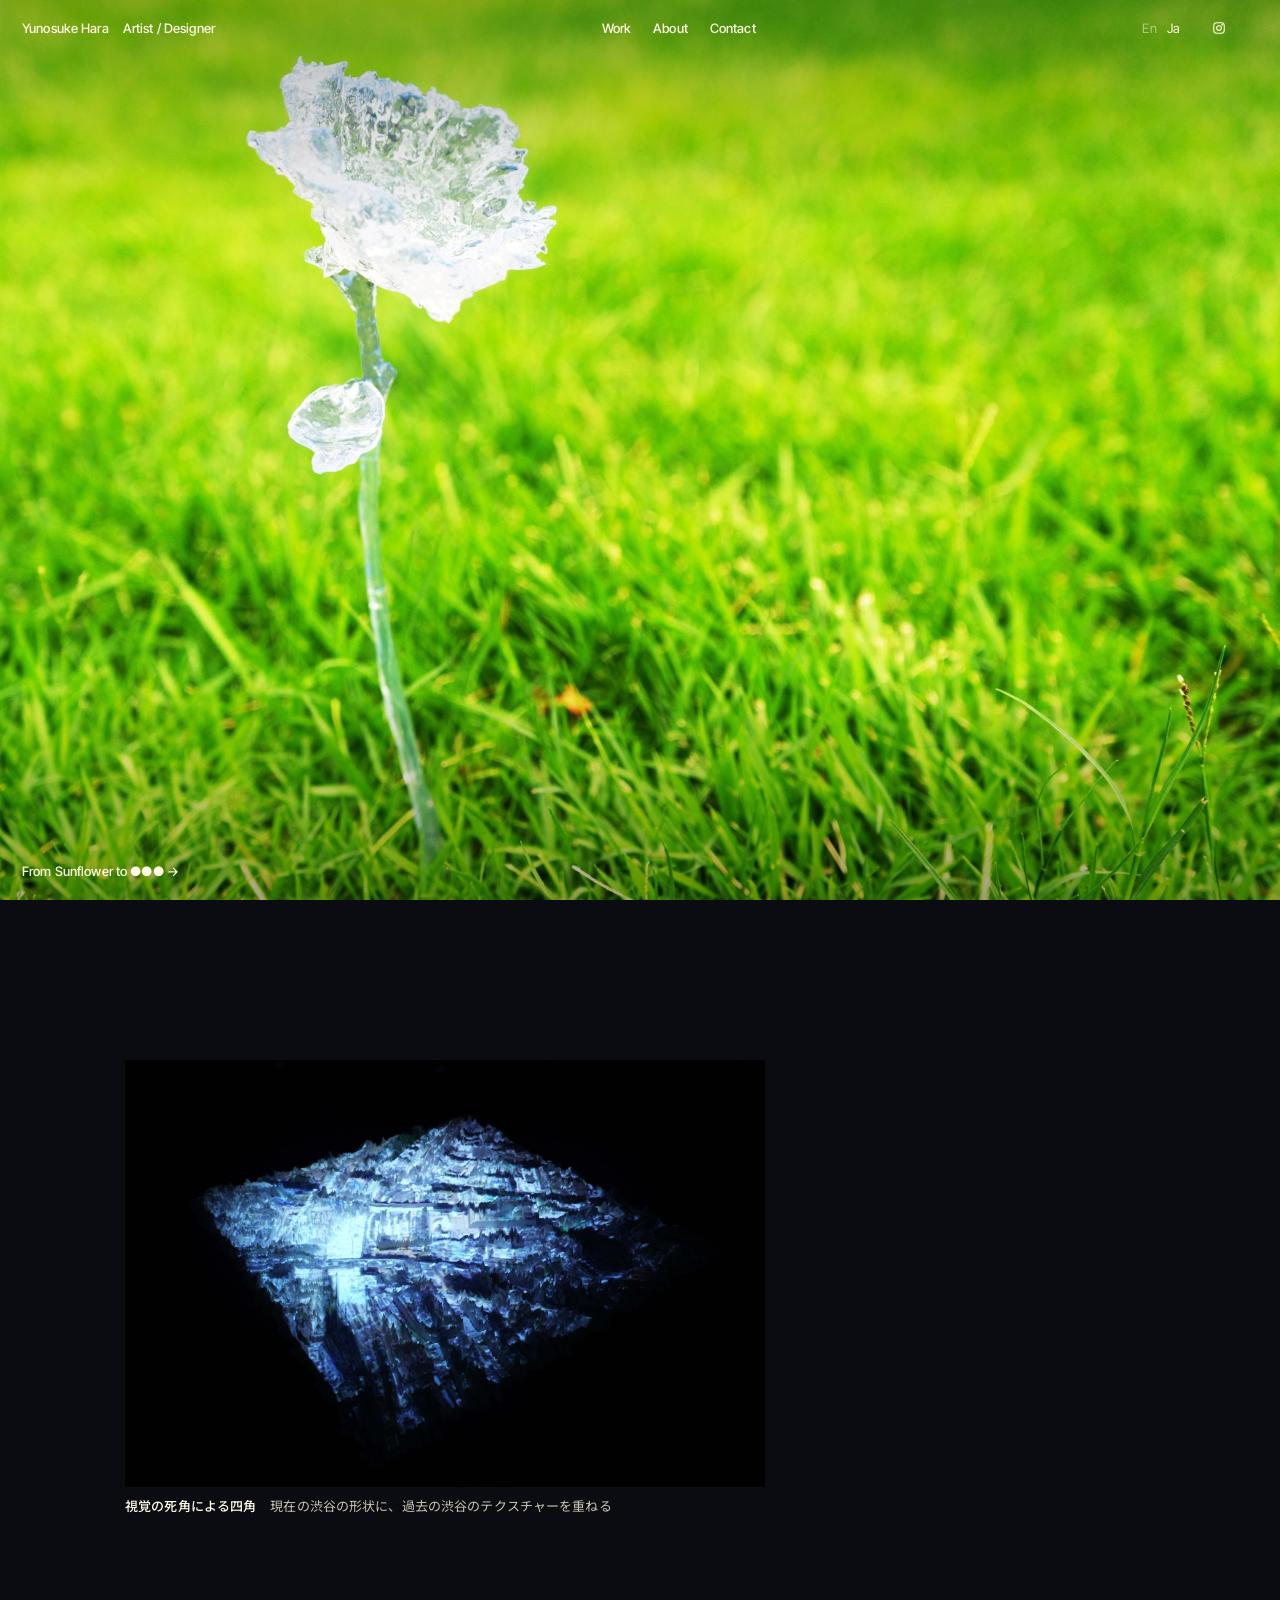
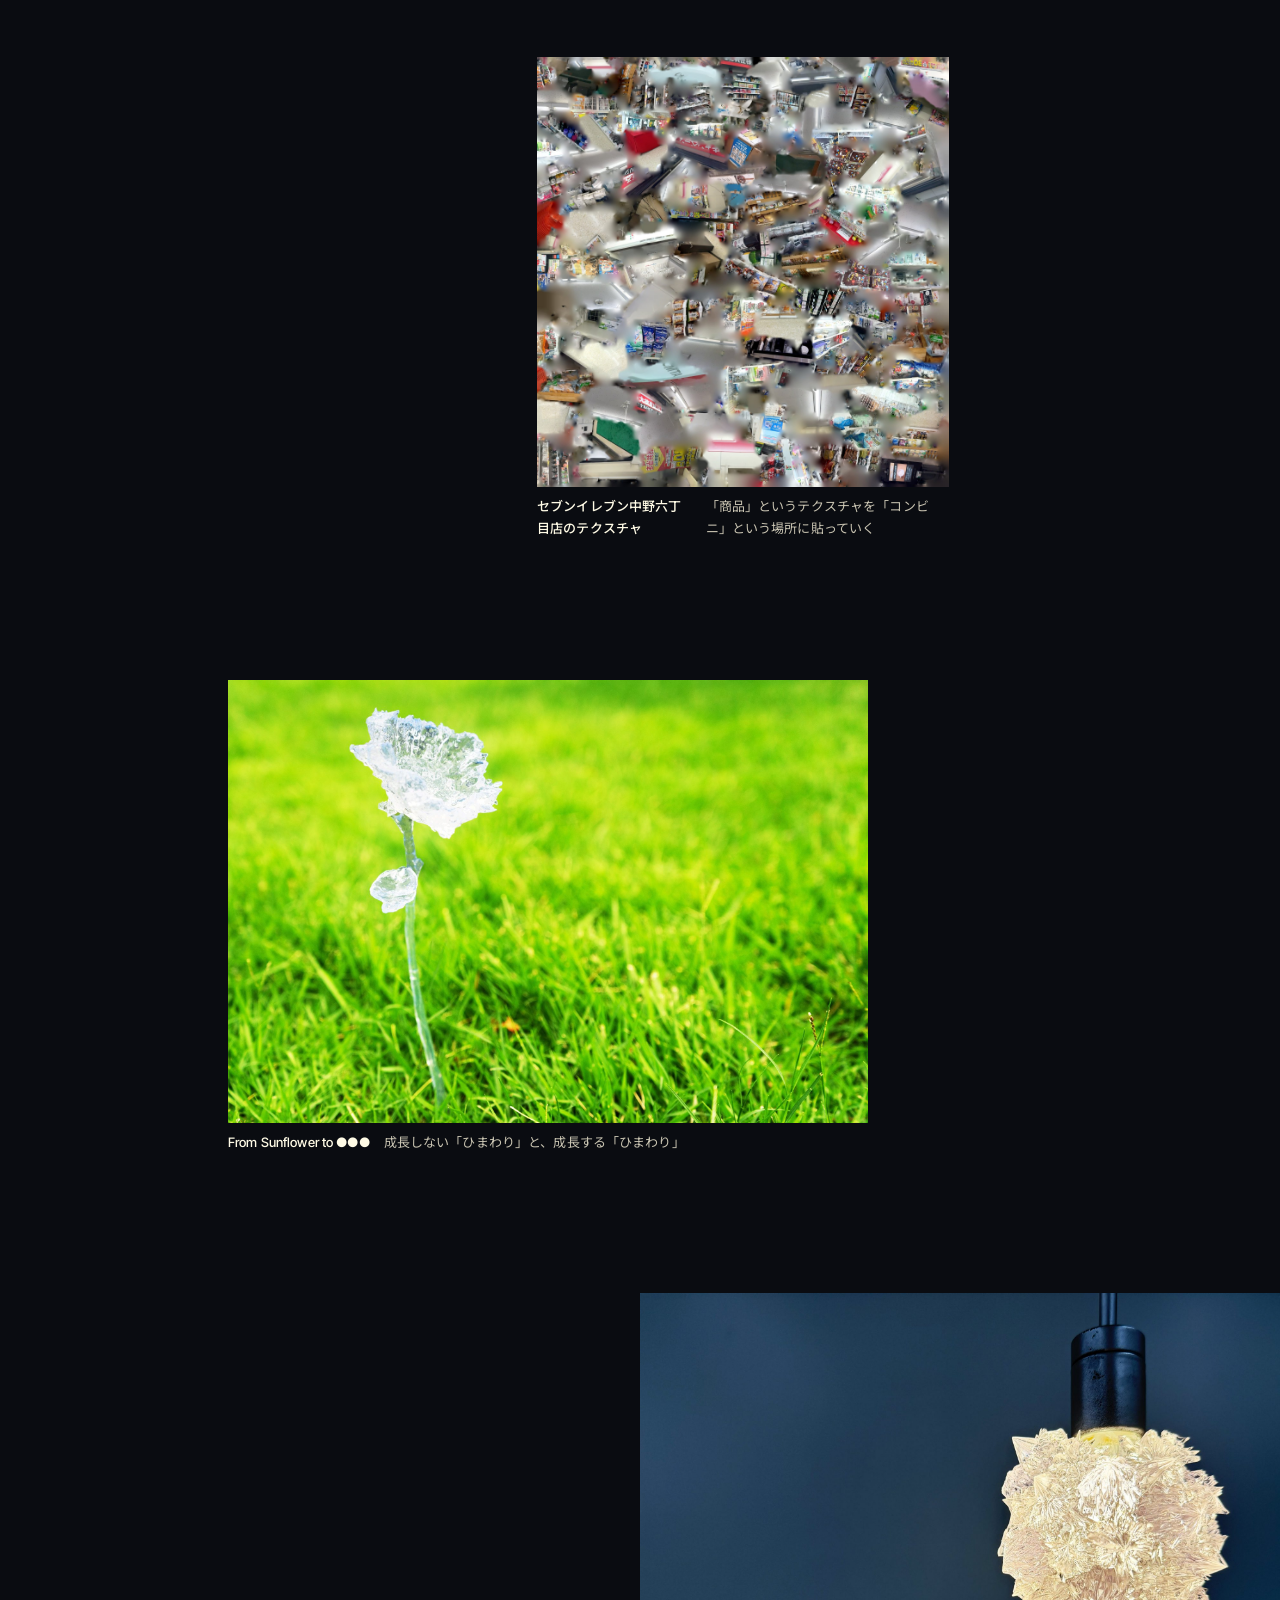
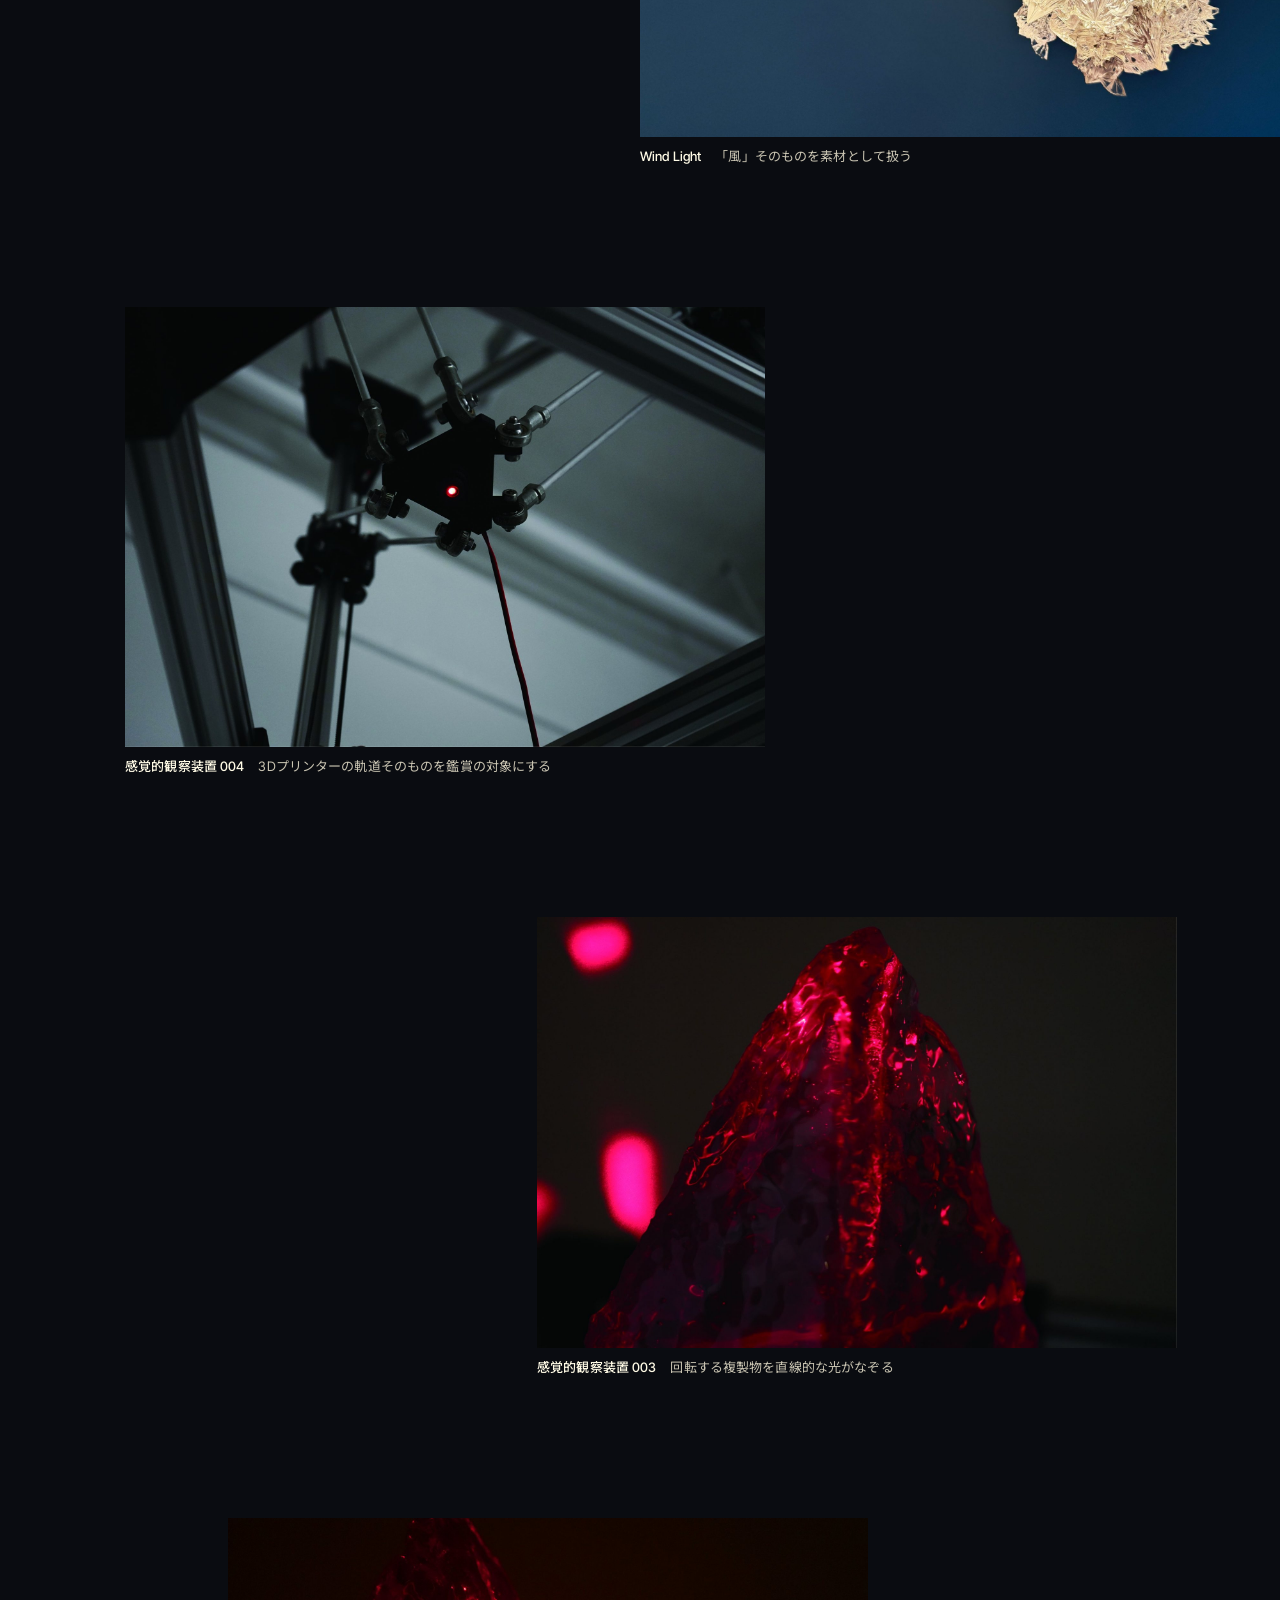
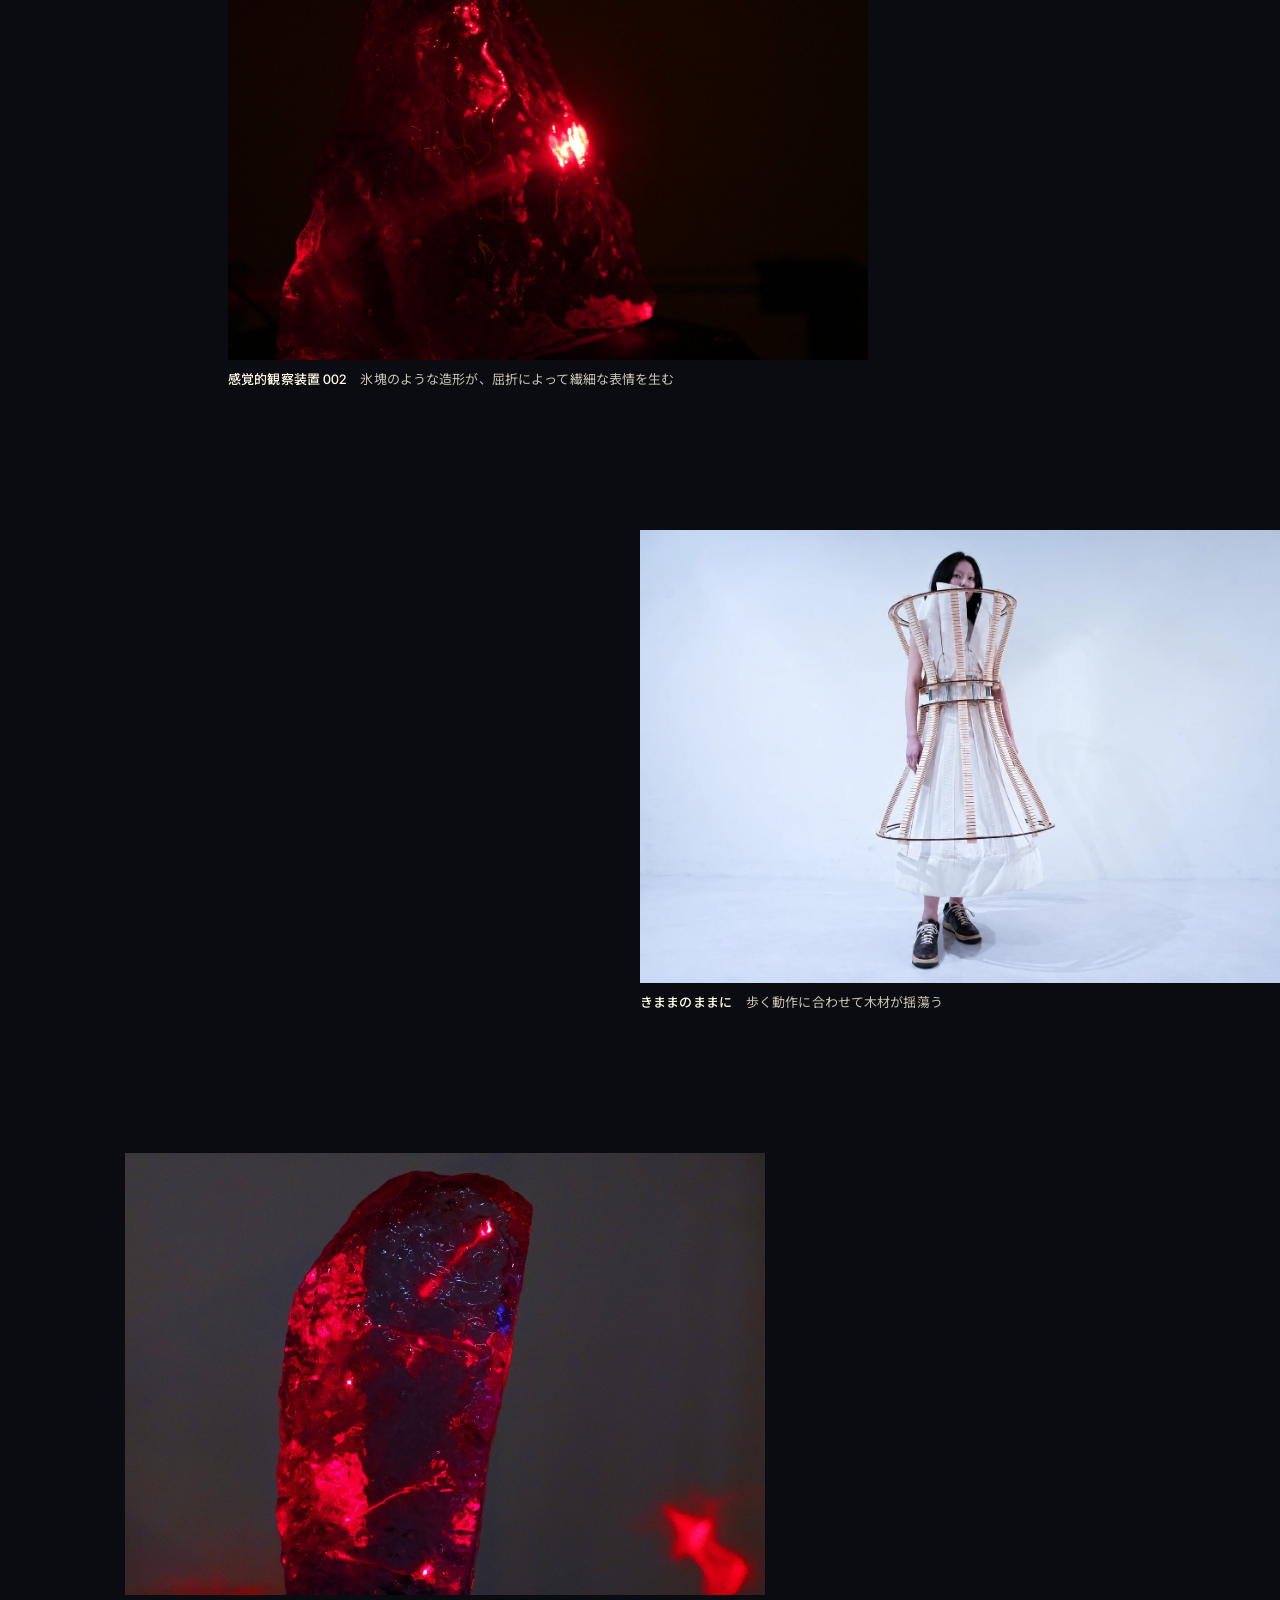
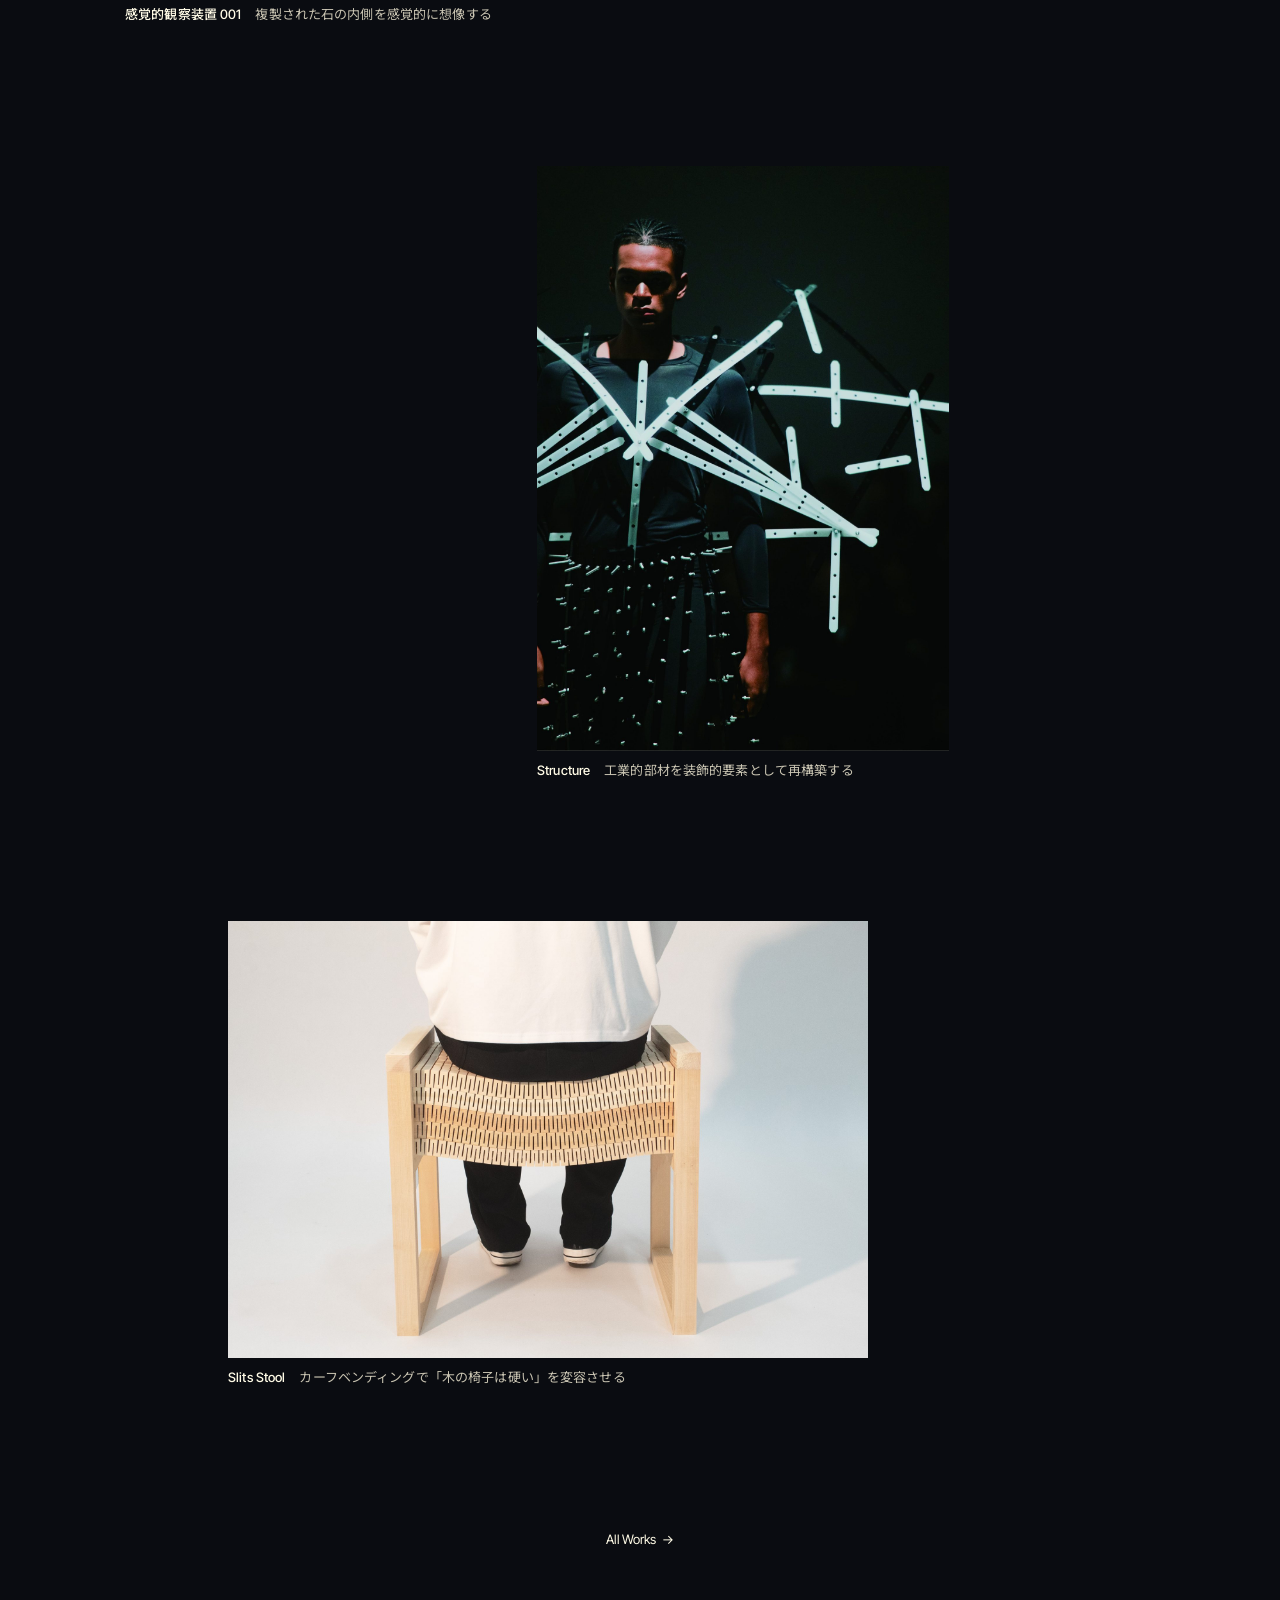
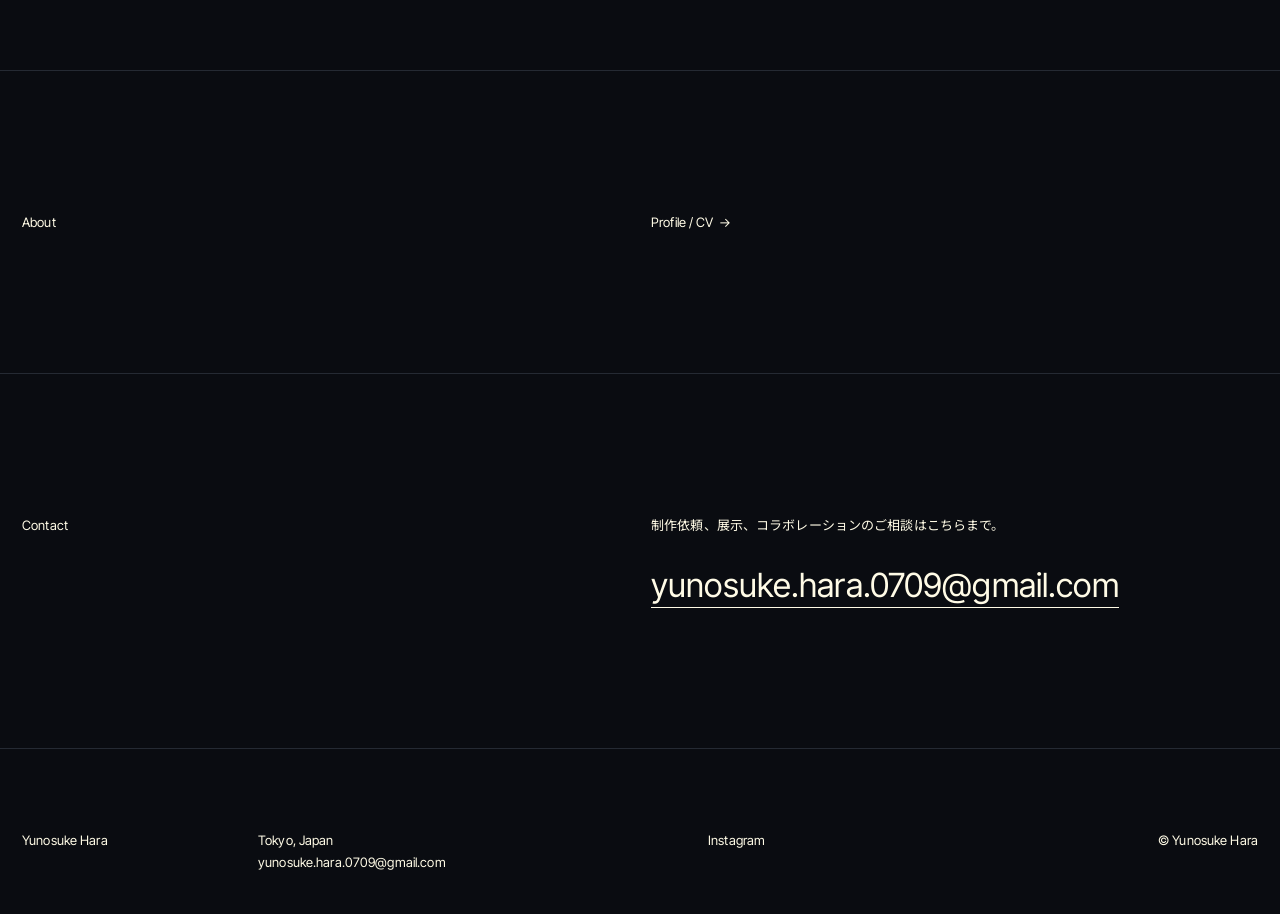
<file: index.html>
<!doctype html>
<html lang="ja">
<head>
  <meta charset="utf-8">
  <meta name="viewport" content="width=device-width, initial-scale=1">
  <title>Yunosuke Hara — Portfolio</title>
  <meta name="description" content="Yunosuke Hara portfolio">
  <link rel="preconnect" href="https://fonts.googleapis.com">
  <link rel="preconnect" href="https://fonts.gstatic.com" crossorigin>
  <link href="https://fonts.googleapis.com/css2?family=Inter+Tight:wght@400;500&family=Noto+Sans+JP:wght@400;500&display=swap" rel="stylesheet">
  <link rel="stylesheet" href="assets/css/style.css?v=68">
</head>
<body class="is-home">

  <!-- Header -->
  <header class="site-header" id="header">
    <a href="index.html" class="brand"><span data-site="name"></span><span class="brand-sub" data-site="tagline"></span></a>
    <nav class="nav">
      <a href="works.html">Work</a>
      <a href="about.html">About</a>
      <a href="#contact">Contact</a>
    </nav>
    <div class="lang"><a href="#" class="is-dim">En</a><a href="#">Ja</a></div>
    <a class="insta" data-site-href="instagram" target="_blank" rel="noopener" aria-label="Instagram">
      <svg viewBox="0 0 24 24" width="14" height="14" fill="none" stroke="currentColor" stroke-width="1.8"><rect x="3" y="3" width="18" height="18" rx="5"/><circle cx="12" cy="12" r="4"/><circle cx="17.5" cy="6.5" r="0.6" fill="currentColor"/></svg>
    </a>
    <button class="menu-btn" id="menuBtn" aria-expanded="false">Menu</button>
  </header>

  <!-- Overlay menu -->
  <div class="overlay" id="overlay" aria-hidden="true">
    <nav class="overlay-nav">
      <a href="works.html">Work</a>
      <a href="about.html">About</a>
      <a href="#contact">Contact</a>
    </nav>
  </div>

  <main>
    <!-- Hero slideshow -->
    <section class="hero" id="hero">
      <div class="hero-slides" id="heroSlides"></div>
      <div class="hero-caption">
        <a class="hero-title" id="heroTitle" href="#"></a>
      </div>
    </section>

    <!-- Works -->
    <section class="works" id="works">
      <div class="works-list" id="worksList"></div>
      <div class="more"><a href="works.html" class="arrow-link">All Works</a></div>
    </section>

    <!-- About -->
    <section class="about section" id="about">
      <h2 class="label">About</h2>
      <div class="about-body">
        <a href="about.html" class="arrow-link">Profile / CV</a>
      </div>
    </section>

    <!-- Contact -->
    <section class="contact section" id="contact">
      <h2 class="label">Contact</h2>
      <div class="contact-body">
        <p>制作依頼、展示、コラボレーションのご相談はこちらまで。</p>
        <a class="contact-mail" data-site-mail></a>
      </div>
    </section>
  </main>

  <footer class="site-footer">
    <span data-site="name"></span>
    <div class="footer-col">
      <span data-site="location"></span>
      <a data-site-mail></a>
    </div>
    <div class="footer-col">
      <a data-site-href="instagram" target="_blank" rel="noopener">Instagram</a>
    </div>
    <span>© <span data-site="name"></span></span>
  </footer>

  <script src="assets/js/data.js?v=68"></script>
  <script src="assets/js/main.js?v=68"></script>
</body>
</html>
</file>
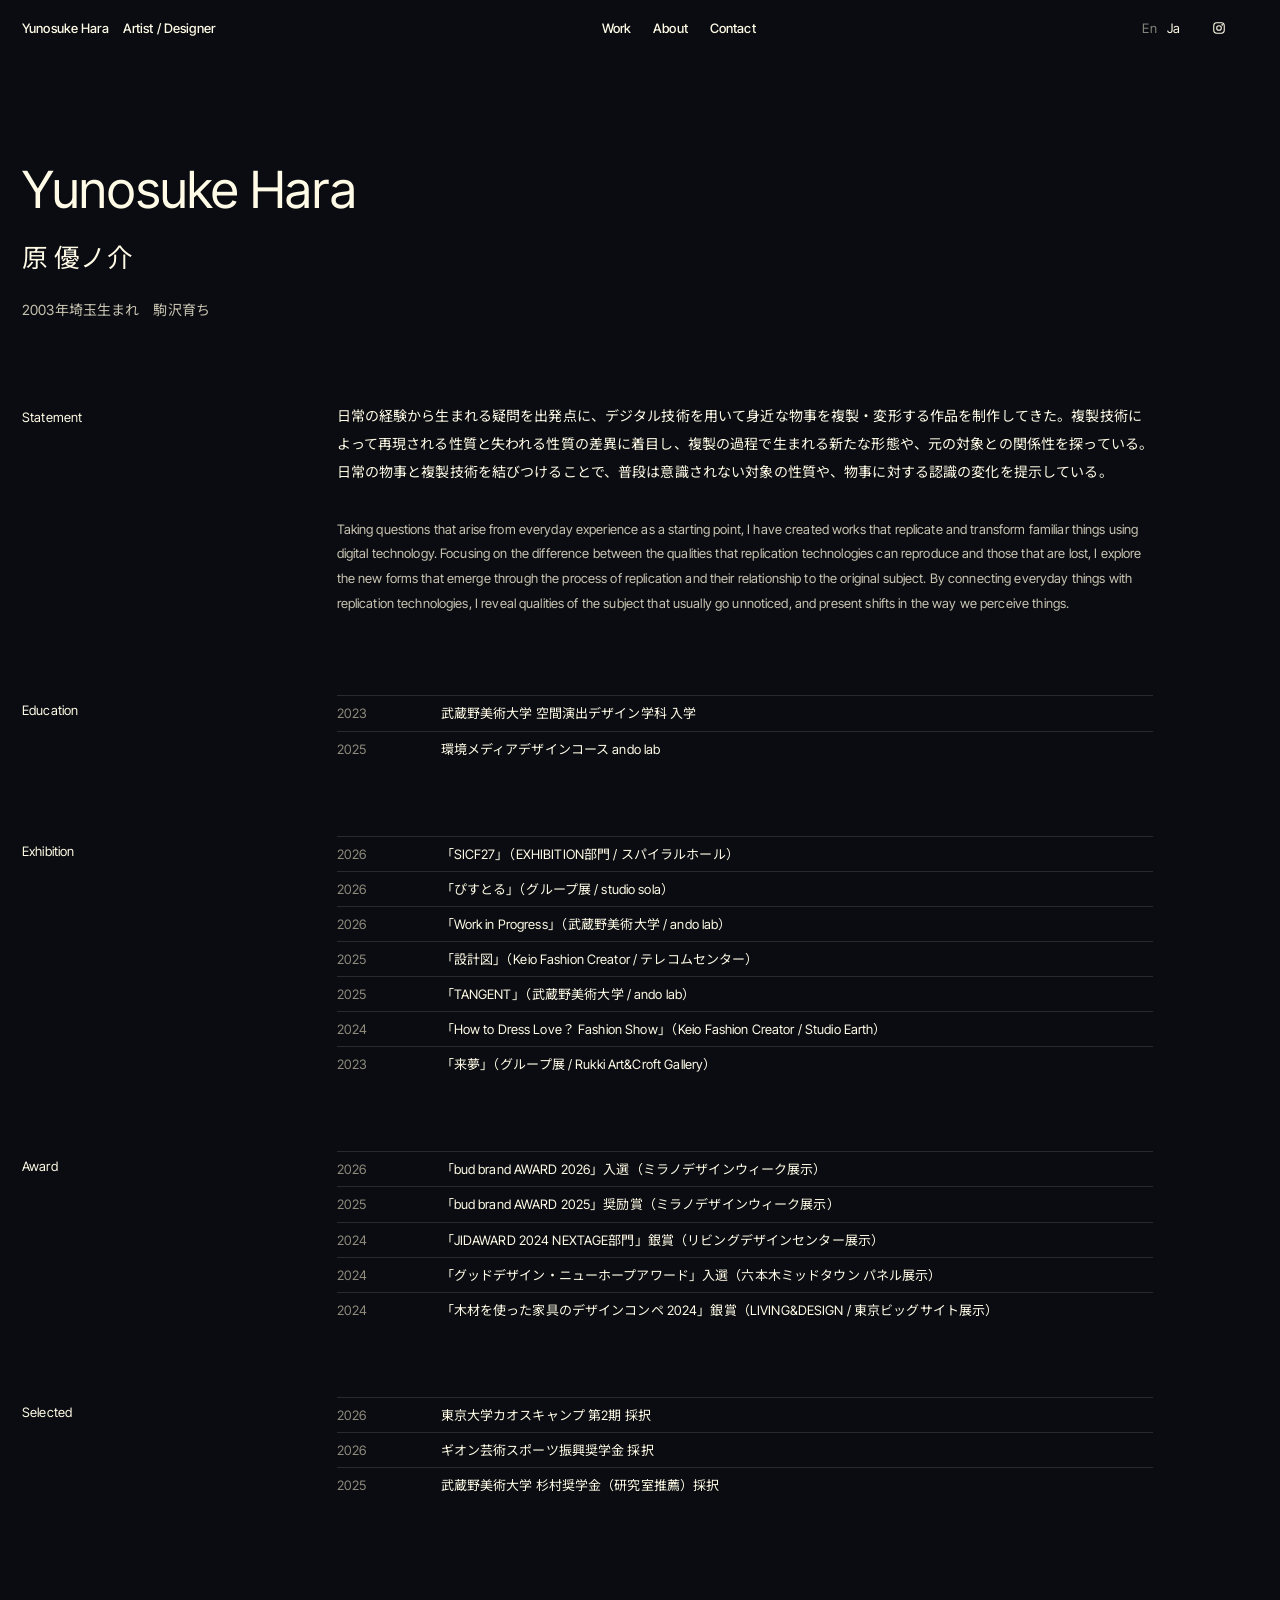
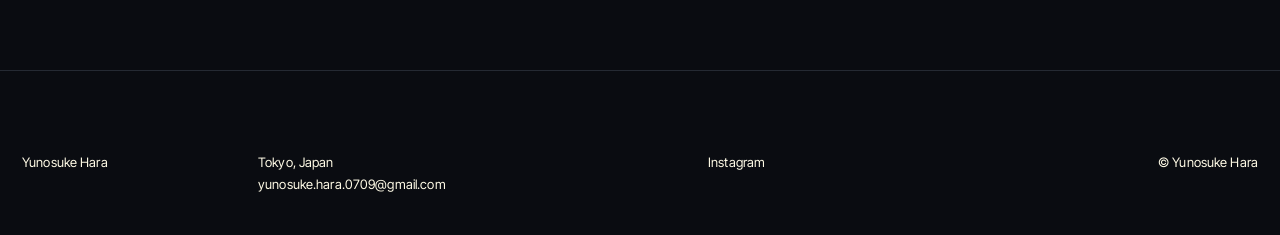
<file: about.html>
<!doctype html>
<html lang="ja">
<head>
  <meta charset="utf-8">
  <meta name="viewport" content="width=device-width, initial-scale=1">
  <title>About — Yunosuke Hara</title>
  <meta name="description" content="Yunosuke Hara portfolio">
  <link rel="preconnect" href="https://fonts.googleapis.com">
  <link rel="preconnect" href="https://fonts.gstatic.com" crossorigin>
  <link href="https://fonts.googleapis.com/css2?family=Inter+Tight:wght@400;500&family=Noto+Sans+JP:wght@400;500&display=swap" rel="stylesheet">
  <link rel="stylesheet" href="assets/css/style.css?v=68">
</head>
<body class="is-sub">

  <!-- Header -->
  <header class="site-header" id="header">
    <a href="index.html" class="brand"><span data-site="name"></span><span class="brand-sub" data-site="tagline"></span></a>
    <nav class="nav">
      <a href="works.html">Work</a>
      <a href="about.html">About</a>
      <a href="index.html#contact">Contact</a>
    </nav>
    <div class="lang"><a href="index.html#" class="is-dim">En</a><a href="index.html#">Ja</a></div>
    <a class="insta" data-site-href="instagram" target="_blank" rel="noopener" aria-label="Instagram">
      <svg viewBox="0 0 24 24" width="14" height="14" fill="none" stroke="currentColor" stroke-width="1.8"><rect x="3" y="3" width="18" height="18" rx="5"/><circle cx="12" cy="12" r="4"/><circle cx="17.5" cy="6.5" r="0.6" fill="currentColor"/></svg>
    </a>
    <button class="menu-btn" id="menuBtn" aria-expanded="false">Menu</button>
  </header>

  <!-- Overlay menu -->
  <div class="overlay" id="overlay" aria-hidden="true">
    <nav class="overlay-nav">
      <a href="works.html">Work</a>
      <a href="about.html">About</a>
      <a href="index.html#contact">Contact</a>
    </nav>
  </div>

    <main class="page">
    <h1 class="page-title"><span data-site="name"></span><br><span class="name-ja" data-site="nameJa"></span></h1>
    <p class="profile-born" data-site="born"></p>
    <div class="cv">
      <h2>Statement</h2>
      <div class="cv-statement" id="statement"></div>
    </div>
    <div class="cv" id="cv"></div>
  </main>

  <footer class="site-footer">
    <span data-site="name"></span>
    <div class="footer-col">
      <span data-site="location"></span>
      <a data-site-mail></a>
    </div>
    <div class="footer-col">
      <a data-site-href="instagram" target="_blank" rel="noopener">Instagram</a>
    </div>
    <span>© <span data-site="name"></span></span>
  </footer>

  <script src="assets/js/data.js?v=68"></script>
  <script src="assets/js/main.js?v=68"></script>
</body>
</html>
</file>
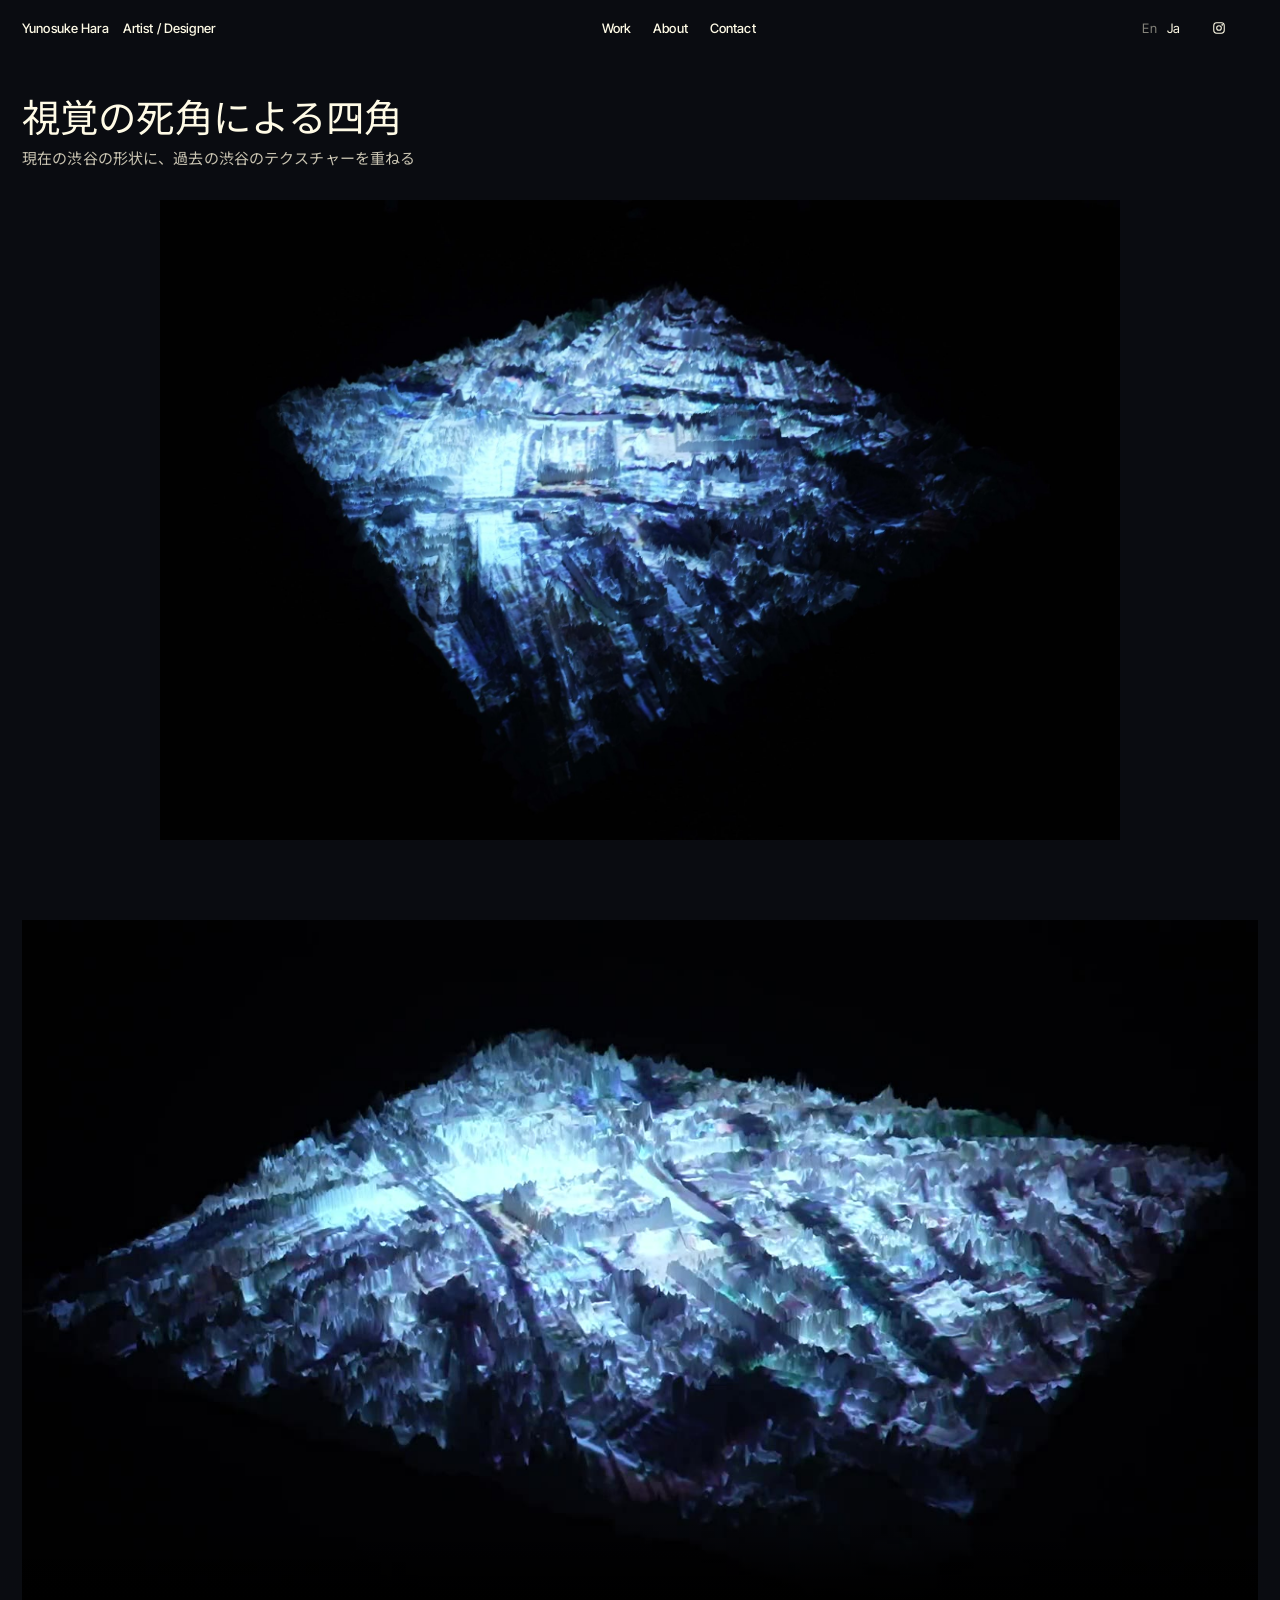
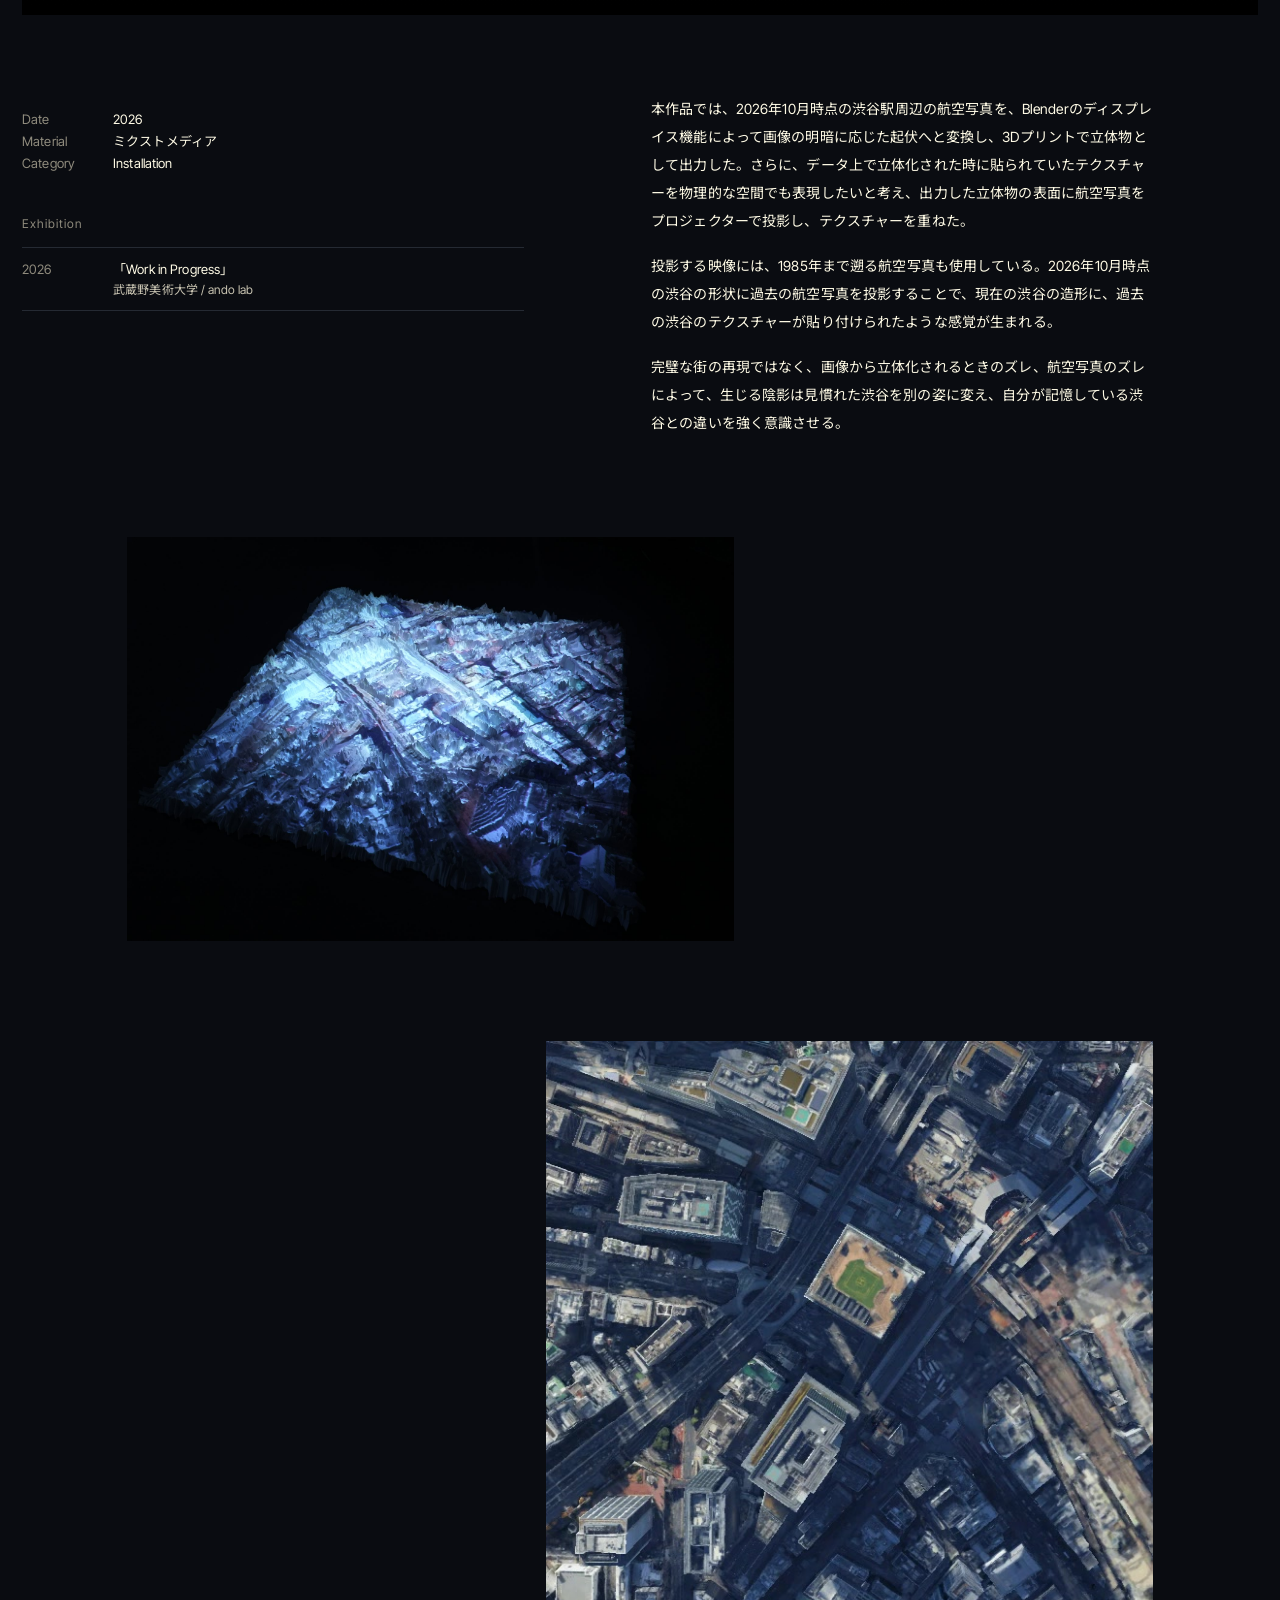
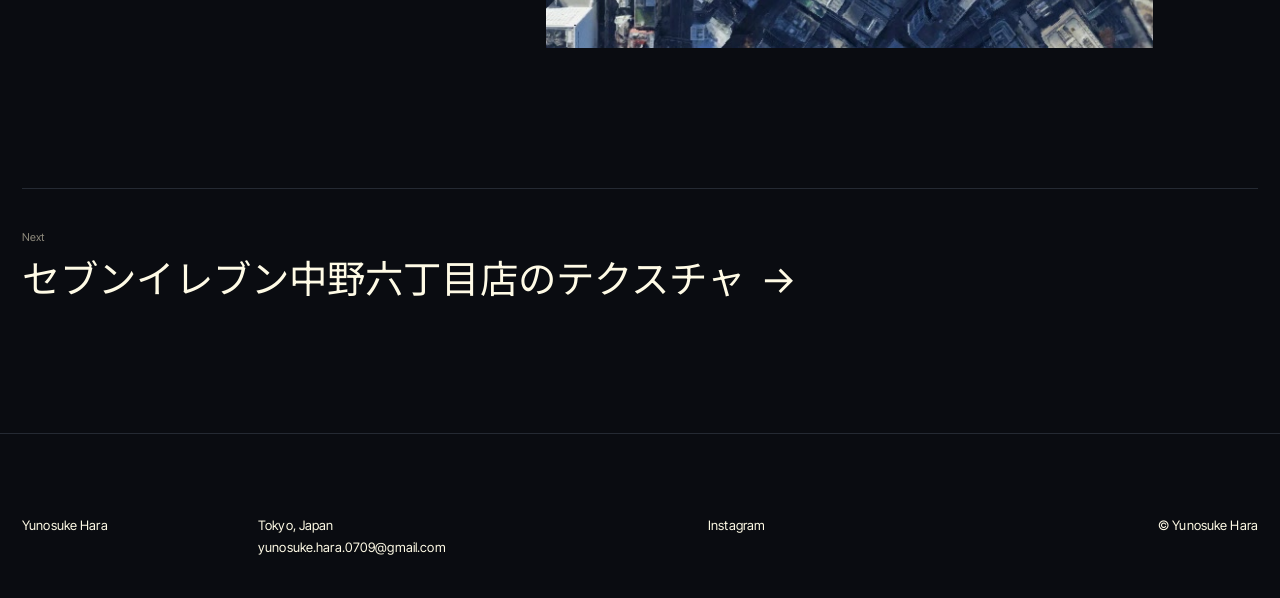
<file: work.html>
<!doctype html>
<html lang="ja">
<head>
  <meta charset="utf-8">
  <meta name="viewport" content="width=device-width, initial-scale=1">
  <title>Work — Yunosuke Hara</title>
  <meta name="description" content="Yunosuke Hara portfolio">
  <link rel="preconnect" href="https://fonts.googleapis.com">
  <link rel="preconnect" href="https://fonts.gstatic.com" crossorigin>
  <link href="https://fonts.googleapis.com/css2?family=Inter+Tight:wght@400;500&family=Noto+Sans+JP:wght@400;500&display=swap" rel="stylesheet">
  <link rel="stylesheet" href="assets/css/style.css?v=68">
</head>
<body class="is-sub">

  <!-- Header -->
  <header class="site-header" id="header">
    <a href="index.html" class="brand"><span data-site="name"></span><span class="brand-sub" data-site="tagline"></span></a>
    <nav class="nav">
      <a href="works.html">Work</a>
      <a href="about.html">About</a>
      <a href="index.html#contact">Contact</a>
    </nav>
    <div class="lang"><a href="index.html#" class="is-dim">En</a><a href="index.html#">Ja</a></div>
    <a class="insta" data-site-href="instagram" target="_blank" rel="noopener" aria-label="Instagram">
      <svg viewBox="0 0 24 24" width="14" height="14" fill="none" stroke="currentColor" stroke-width="1.8"><rect x="3" y="3" width="18" height="18" rx="5"/><circle cx="12" cy="12" r="4"/><circle cx="17.5" cy="6.5" r="0.6" fill="currentColor"/></svg>
    </a>
    <button class="menu-btn" id="menuBtn" aria-expanded="false">Menu</button>
  </header>

  <!-- Overlay menu -->
  <div class="overlay" id="overlay" aria-hidden="true">
    <nav class="overlay-nav">
      <a href="works.html">Work</a>
      <a href="about.html">About</a>
      <a href="index.html#contact">Contact</a>
    </nav>
  </div>

    <main class="page page-detail">
    <article id="workDetail"></article>
  </main>

  <footer class="site-footer">
    <span data-site="name"></span>
    <div class="footer-col">
      <span data-site="location"></span>
      <a data-site-mail></a>
    </div>
    <div class="footer-col">
      <a data-site-href="instagram" target="_blank" rel="noopener">Instagram</a>
    </div>
    <span>© <span data-site="name"></span></span>
  </footer>

  <script src="assets/js/data.js?v=68"></script>
  <script src="assets/js/main.js?v=68"></script>
</body>
</html>
</file>
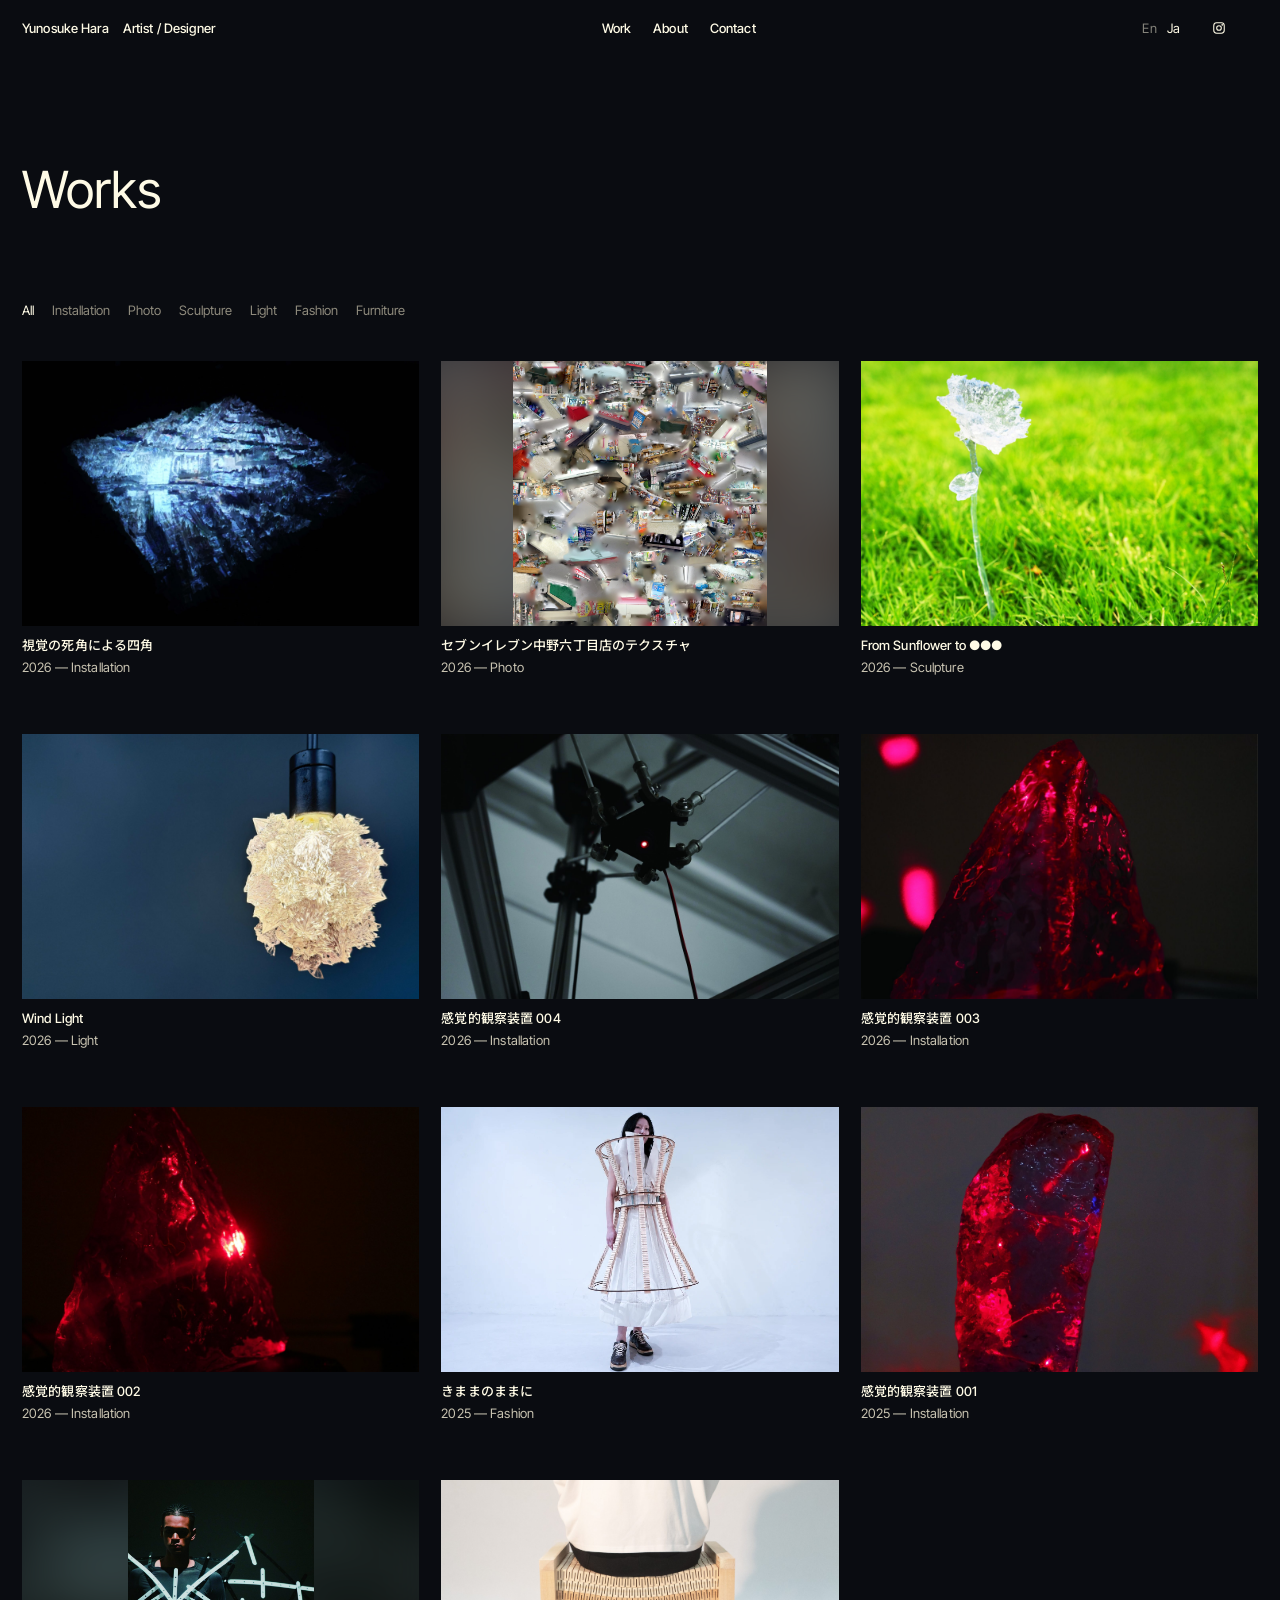
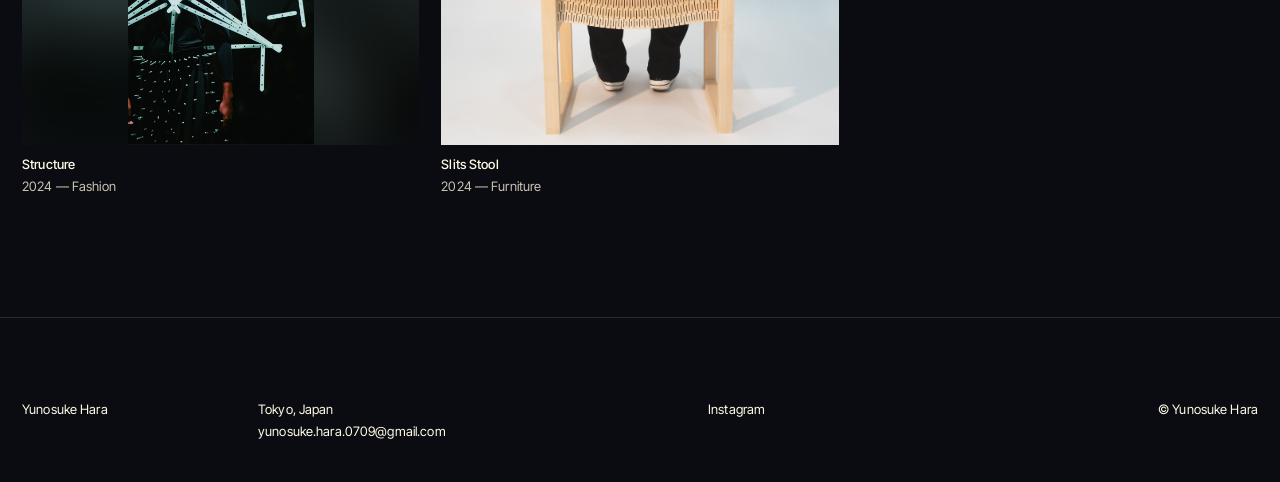
<file: works.html>
<!doctype html>
<html lang="ja">
<head>
  <meta charset="utf-8">
  <meta name="viewport" content="width=device-width, initial-scale=1">
  <title>Works — Yunosuke Hara</title>
  <meta name="description" content="Yunosuke Hara portfolio">
  <link rel="preconnect" href="https://fonts.googleapis.com">
  <link rel="preconnect" href="https://fonts.gstatic.com" crossorigin>
  <link href="https://fonts.googleapis.com/css2?family=Inter+Tight:wght@400;500&family=Noto+Sans+JP:wght@400;500&display=swap" rel="stylesheet">
  <link rel="stylesheet" href="assets/css/style.css?v=68">
</head>
<body class="is-sub">

  <!-- Header -->
  <header class="site-header" id="header">
    <a href="index.html" class="brand"><span data-site="name"></span><span class="brand-sub" data-site="tagline"></span></a>
    <nav class="nav">
      <a href="works.html">Work</a>
      <a href="about.html">About</a>
      <a href="index.html#contact">Contact</a>
    </nav>
    <div class="lang"><a href="index.html#" class="is-dim">En</a><a href="index.html#">Ja</a></div>
    <a class="insta" data-site-href="instagram" target="_blank" rel="noopener" aria-label="Instagram">
      <svg viewBox="0 0 24 24" width="14" height="14" fill="none" stroke="currentColor" stroke-width="1.8"><rect x="3" y="3" width="18" height="18" rx="5"/><circle cx="12" cy="12" r="4"/><circle cx="17.5" cy="6.5" r="0.6" fill="currentColor"/></svg>
    </a>
    <button class="menu-btn" id="menuBtn" aria-expanded="false">Menu</button>
  </header>

  <!-- Overlay menu -->
  <div class="overlay" id="overlay" aria-hidden="true">
    <nav class="overlay-nav">
      <a href="works.html">Work</a>
      <a href="about.html">About</a>
      <a href="index.html#contact">Contact</a>
    </nav>
  </div>

    <main class="page">
    <h1 class="page-title">Works</h1>
    <div class="filter" id="filter"></div>
    <div class="grid" id="worksGrid"></div>
  </main>

  <footer class="site-footer">
    <span data-site="name"></span>
    <div class="footer-col">
      <span data-site="location"></span>
      <a data-site-mail></a>
    </div>
    <div class="footer-col">
      <a data-site-href="instagram" target="_blank" rel="noopener">Instagram</a>
    </div>
    <span>© <span data-site="name"></span></span>
  </footer>

  <script src="assets/js/data.js?v=68"></script>
  <script src="assets/js/main.js?v=68"></script>
</body>
</html>
</file>
<file: assets/css/style.css>
/* ==========================================================
   Base
   ========================================================== */
:root {
  --bg: #0a0c11;      /* 背景：ほんの少し青みのある黒 */
  --accent: #fffbe6;  /* 差し色：白にごく近い黄色（写真の上の文字など） */
  --fg: #fffbe6;      /* 本文の文字：差し色と同じ */
  --sub: #c9c4b2;     /* サブの文字（作品のひとこと説明・英文など） */
  --mute: #8f8b7d;    /* 日付などの補足 */
  --line: #252a33;    /* 罫線 */
  --tint: #151922;    /* 画像読み込み前の下地 */
  --gutter: 22px;
  --col: calc((100vw - var(--gutter) * 2) / 12);
  --font: "Inter Tight", "Noto Sans JP", system-ui, sans-serif;
  --ease: cubic-bezier(.22, .61, .36, 1);
}
*, *::before, *::after { box-sizing: border-box; }
html { scroll-behavior: smooth; }
body {
  margin: 0;
  background: var(--bg);
  color: var(--fg);
  font-family: var(--font);
  font-size: 13px;
  line-height: 1.7;
  letter-spacing: .01em;
  -webkit-font-smoothing: antialiased;
  overflow-x: clip;
}
html { background: var(--bg); }
::selection { background: #fff3b0; color: #111; }
.works-list { --col: calc((100% - 0px) / 12); }
a { color: inherit; text-decoration: none; }
img, video { display: block; max-width: 100%; }
h1, h2, h3, p, ul { margin: 0; padding: 0; }
ul { list-style: none; }
button { font: inherit; color: inherit; background: none; border: 0; padding: 0; cursor: pointer; }

.label { font-size: 13px; font-weight: 400; }
.arrow-link { display: inline-flex; gap: .4em; align-items: center; }
.arrow-link::after { content: "→"; transition: transform .3s var(--ease); }
.arrow-link:hover::after { transform: translateX(4px); }
.section {
  display: grid;
  grid-template-columns: repeat(12, 1fr);
  gap: 0 var(--gutter);
  padding: 140px var(--gutter);
}
.section > .label { grid-column: 1 / 4; }

/* ==========================================================
   Header
   ========================================================== */
.site-header {
  position: fixed; inset: 0 0 auto 0; z-index: 50;
  display: grid;
  grid-template-columns: auto 1fr auto auto auto;
  align-items: center;
  gap: 0 32px;
  height: 56px;
  padding: 0 var(--gutter);
  color: var(--fg);
  transition: color .4s var(--ease);
}
.is-home .site-header.on-hero { color: var(--accent); }
.menu-open .site-header { color: var(--fg) !important; }
.menu-open .site-header .brand, .menu-open .site-header .lang,
.menu-open .site-header .insta, .menu-open .site-header .nav { opacity: 0; pointer-events: none; }
.menu-open .site-header .menu-btn { display: block; }
.logo .mark {
  position: relative; display: block; width: 18px; height: 18px;
}
.logo .mark::before, .logo .mark::after {
  content: ""; position: absolute; background: currentColor;
}
.logo .mark::before { left: 0; right: 0; top: 7px; height: 4px; }
.logo .mark::after  { top: 0; bottom: 0; left: 9px; width: 4px; }
.brand { display: flex; gap: 14px; font-weight: 500; white-space: nowrap; }
.brand-sub { font-weight: 500; }
.nav { display: flex; gap: 22px; justify-self: center; font-weight: 500; }
.nav a, .lang a { transition: opacity .3s; }
.nav a:hover, .lang a:hover { opacity: .5; }
.lang { display: flex; gap: 10px; }
.lang .is-dim { opacity: .5; }
.insta { display: flex; }
.menu-btn { display: none; }

/* Scrolled: collapse into "Menu" */
.site-header.is-collapsed .brand,
.site-header.is-collapsed .nav,
.site-header.is-collapsed .lang,
.site-header.is-collapsed .insta { opacity: 0; pointer-events: none; }
.site-header .brand, .site-header .nav, .site-header .lang, .site-header .insta { transition: opacity .3s var(--ease); }
.site-header.is-collapsed .menu-btn {
  display: block; position: absolute; left: 50%; transform: translateX(-50%);
}

/* Overlay menu */
.overlay {
  position: fixed; inset: 0; z-index: 40;
  background: var(--bg);
  display: flex; align-items: center; justify-content: center;
  opacity: 0; visibility: hidden;
  transition: opacity .4s var(--ease), visibility .4s;
}
.overlay.is-open { opacity: 1; visibility: visible; }
.overlay-nav { display: flex; flex-direction: column; align-items: center; gap: 8px; font-size: 34px; line-height: 1.3; }
.overlay-nav a:hover { opacity: .5; }

/* ==========================================================
   Hero
   ========================================================== */
.hero { position: relative; height: 100vh; height: 100svh; background: #000; overflow: hidden; }
.hero-slides { position: absolute; inset: 0; }
.hero-slide {
  position: absolute; inset: 0;
  opacity: 0; transition: opacity 1.4s var(--ease);
}
.hero-slide img {
  width: 100%; height: 100%; object-fit: cover;
  transform: scale(1.06); transition: transform 7s linear;
}
.hero-slide.is-active { opacity: 1; }
.hero-slide.is-active img { transform: scale(1); }
.hero-slide img { position: absolute; inset: 0; }
.hero-bg { display: none; }
/* 縦長写真など：全体を見せ、背景にぼかした同じ写真を敷く */
.hero-slide.is-contain .hero-bg { display: block; filter: blur(40px) brightness(.55); transform: scale(1.2) !important; }
.hero-slide.is-contain .hero-img { object-fit: contain; transform: none; }
.hero::after { /* うっすら暗く */
  content: ""; position: absolute; inset: 0;
  background: linear-gradient(to bottom, rgba(0,0,0,.25), transparent 25%, transparent 75%, rgba(0,0,0,.35));
  pointer-events: none;
}
.hero-caption {
  position: absolute; left: var(--gutter); bottom: 18px; z-index: 2;
  display: flex; gap: 42px; color: var(--accent); font-weight: 500;
}
.hero-title::after { content: " →"; }
.hero-title:hover { opacity: .6; }

/* ==========================================================
   News
   ========================================================== */
.news-list { grid-column: 4 / 13; }
.news-list li {
  display: grid; grid-template-columns: 10fr 19fr; gap: var(--gutter);
  padding: 6px 0;
}
.news-date { color: var(--mute); font-variant-numeric: tabular-nums; }
.news-text { max-width: 30em; }
.news-text span { border-bottom: 1px solid var(--line); }
.news-place::after { content: " ↗"; }

/* ==========================================================
   Works (staggered list)
   ========================================================== */
.works { position: relative; padding: 160px var(--gutter) 120px; }
.statement {
  position: sticky; top: 42vh; z-index: 0;
  text-align: center; font-size: clamp(22px, 2.6vw, 34px); line-height: 1.3;
  color: var(--mute); font-weight: 400;
  margin-bottom: 40px;
}
.works-list { position: relative; z-index: 1; display: flex; flex-direction: column; gap: 140px; }
.work-item { width: calc(var(--col) * 6 + var(--gutter) * 1); }
.work-item:nth-child(4n+1) { margin-left: calc(var(--col) * 1); }
.work-item:nth-child(4n+2) { margin-left: calc(var(--col) * 5); }
.work-item:nth-child(4n+3) { margin-left: calc(var(--col) * 2); }
.work-item:nth-child(4n+4) { margin-left: calc(var(--col) * 6); }
.work-item a { display: block; }
.work-thumb { overflow: hidden; background: var(--tint); }
.work-item.is-portrait { width: calc(var(--col) * 4); }
.work-thumb img { width: 100%; height: auto; transition: transform 1s var(--ease); }
.work-item a:hover .work-thumb img { transform: scale(1.03); }
.work-meta { display: flex; gap: 14px; margin-top: 8px; }
.work-title { font-weight: 500; }
.work-sub { color: var(--sub); }
.more { position: relative; z-index: 1; text-align: center; margin-top: 140px; }

/* fade-in on scroll */
.reveal { opacity: 0; transform: translateY(40px); transition: opacity 1s var(--ease), transform 1s var(--ease); }
.reveal.is-in { opacity: 1; transform: none; }

/* ==========================================================
   About / Contact
   ========================================================== */
.about, .contact { border-top: 1px solid var(--line); }
.about-body, .contact-body { grid-column: 7 / 12; display: flex; flex-direction: column; gap: 28px; align-items: flex-start; }
.about-body p { font-size: 14px; line-height: 2; }
.contact-mail { font-size: clamp(22px, 2.6vw, 34px); line-height: 1.3; border-bottom: 1px solid currentColor; }

/* ==========================================================
   Footer
   ========================================================== */
.site-footer {
  display: grid; grid-template-columns: 2fr 4fr 4fr auto; gap: var(--gutter);
  padding: 80px var(--gutter) 40px;
  border-top: 1px solid var(--line);
}
.footer-col { display: flex; flex-direction: column; }

/* ==========================================================
   Sub pages (works.html / work.html / about.html)
   ========================================================== */
.page { padding: 160px var(--gutter) 120px; }
.page-title { font-size: clamp(34px, 4vw, 56px); font-weight: 400; line-height: 1.15; margin-bottom: 80px; }
.filter { display: flex; gap: 18px; margin-bottom: 40px; color: var(--mute); }
.filter button.is-active, .filter button:hover { color: var(--fg); }
.grid { display: grid; grid-template-columns: repeat(3, 1fr); gap: 56px var(--gutter); }
.grid { align-items: start; }
.grid .placeholder { aspect-ratio: 4 / 3; display: flex; align-items: center; justify-content: center; color: var(--mute); }
.grid .work-meta { flex-direction: column; gap: 0; }
.grid .work-thumb { position: relative; aspect-ratio: 3 / 2; }
.grid .work-thumb img { position: absolute; inset: 0; width: 100%; height: 100%; object-fit: cover; transition: transform 1s var(--ease); }
.grid .thumb-bg { display: none; }
.grid .is-contain .thumb-bg { display: block; filter: blur(30px) brightness(.55); transform: scale(1.2); }
.grid .is-contain .thumb-img { object-fit: contain; }
.grid a:hover .thumb-img { transform: scale(1.03); }

.detail-head { display: grid; grid-template-columns: repeat(12, 1fr); gap: var(--gutter); margin-bottom: 60px; }
.detail-head .page-title { grid-column: 1 / 8; margin: 0; }
.detail-head .detail-sub { grid-column: 1 / 8; color: var(--sub); font-size: 15px; }
/* 大きい写真：切り抜かず、画面の高さに収める */
/* 最初の画面（タイトル＋写真）に写真全体が収まるよう高さを制限 */
.page-detail { padding-top: 96px; }
.page-detail .detail-head { margin-bottom: 28px; row-gap: 6px; }
.page-detail .page-title { font-size: clamp(28px, 3vw, 44px); }
.detail-hero { width: auto; max-width: 100%; height: auto; max-height: calc(100vh - 260px); max-height: calc(100svh - 260px); margin: 0 auto 80px; }
/* YouTube埋め込み（16:9、画面の高さに収まる幅） */
.detail-youtube { width: min(100%, calc((100vh - 140px) * 16 / 9)); margin: 0 auto 80px; aspect-ratio: 16 / 9; background: #000; }
.detail-youtube iframe { display: block; width: 100%; height: 100%; border: 0; }
.detail-clip video { width: 100%; height: 100%; max-width: none; object-fit: contain; }
.detail-body { display: grid; grid-template-columns: repeat(12, 1fr); gap: var(--gutter); margin-bottom: 100px; }
.detail-credits { color: var(--mute); }
.detail-credits div { display: grid; grid-template-columns: 7em 1fr; }
.detail-credits dd { margin: 0; color: var(--fg); }
.detail-meta { grid-column: 1 / 6; }
.detail-awards { margin-top: 40px; }
.detail-awards h2 { font-size: 12px; font-weight: 400; letter-spacing: .08em; color: var(--mute); margin: 0 0 12px; }
.detail-awards ul { list-style: none; margin: 0; padding: 0; }
.detail-awards li { display: grid; grid-template-columns: 7em 1fr; padding: 10px 0; border-top: 1px solid var(--line); font-size: 13px; line-height: 1.7; }
.detail-awards li:last-child { border-bottom: 1px solid var(--line); }
.detail-awards li > span:first-child { color: var(--mute); }
.detail-awards small { display: block; color: var(--sub); font-size: 12px; }
.detail-text { grid-column: 7 / 12; font-size: 14px; line-height: 2; }
.detail-text p + p, .cv-statement p + p { margin-top: 1.2em; }
.detail-en { margin-top: 2.4em; color: var(--sub); font-size: 13px; line-height: 1.9; }
.detail-text h3 { margin: 2.4em 0 .6em; font-size: 1em; font-weight: 500; letter-spacing: .04em; color: var(--fg); }
.cv-statement { grid-column: 4 / 12; margin-bottom: 80px; font-size: 14px; line-height: 2; }
.name-ja { font-size: .5em; color: var(--fg); }
.page-title:has(+ .profile-born) { margin-bottom: 20px; }
.profile-born { margin-bottom: 80px; color: var(--sub); font-size: 14px; }
.detail-gallery { display: grid; grid-template-columns: repeat(12, 1fr); gap: 100px var(--gutter); }
.detail-gallery img { width: auto; max-width: 100%; height: auto; max-height: 90vh; }
.detail-gallery img:nth-child(odd)  { grid-column: 2 / 8; }
.detail-gallery img:nth-child(even) { grid-column: 6 / 12; }
.next-work { border-top: 1px solid var(--line); margin-top: 140px; padding-top: 40px; }
.next-work small { color: var(--mute); display: block; }
.next-work a { font-size: clamp(26px, 3vw, 40px); }

.cv { display: grid; grid-template-columns: repeat(12, 1fr); gap: var(--gutter); }
.cv h2 { grid-column: 1 / 4; font-size: 13px; font-weight: 400; padding-top: 4px; }
.cv ul { grid-column: 4 / 12; margin-bottom: 48px; }
.cv li { display: grid; grid-template-columns: 8em 1fr; padding: 6px 0; border-top: 1px solid var(--line); }
.cv li span:first-child { color: var(--mute); }

/* ==========================================================
   Mobile
   ========================================================== */
@media (max-width: 820px) {
  :root { --gutter: 16px; }
  .site-header { grid-template-columns: 1fr auto auto; gap: 0 20px; }
  .site-header .nav, .site-header .lang { display: none; }
  .site-header .insta, .site-header.is-collapsed .insta { display: flex; opacity: 1; pointer-events: auto; }
  .site-header .insta svg { width: 18px; height: 18px; }
  .site-header .menu-btn { display: block; position: static; transform: none; justify-self: end; }
  .site-header.is-collapsed .brand { opacity: 1; pointer-events: auto; }
  .brand-sub { display: none; }
  .hero-caption { gap: 20px; }
  /* スマホ縦：スライドショーは正方形の枠にして、横長写真を枠いっぱいに */
  .hero { height: auto; aspect-ratio: 1 / 1; }
  .section { padding: 90px var(--gutter); }
  .section > .label, .news-list, .about-body, .contact-body { grid-column: 1 / -1; }
  .section > .label { margin-bottom: 24px; }
  .news-list li { grid-template-columns: 1fr; gap: 0; padding: 10px 0; }
  .works-list { gap: 80px; }
  .work-item, .work-item.is-portrait { width: 86% !important; margin-left: 0 !important; }
  .work-item:nth-child(even) { margin-left: 14% !important; }
  /* セブンイレブンは正方形に近く大きく見えるので少し小さく */
  .work-item[data-id="seven-eleven-texture"] { width: 72% !important; }
  .work-item[data-id="seven-eleven-texture"]:nth-child(even) { margin-left: 28% !important; }
  .work-meta { flex-direction: column; gap: 0; }
  .site-footer { grid-template-columns: 1fr 1fr; }
  .grid { grid-template-columns: 1fr; }
  .detail-head .page-title, .detail-head .detail-sub, .detail-meta, .detail-text,
  .detail-gallery img:nth-child(n), .cv h2, .cv ul, .cv-statement { grid-column: 1 / -1; }
  .detail-gallery { gap: 24px; }
  .cv ul { margin-bottom: 32px; }
}

/* スマホのheroは横スワイプで切替（縦スクロールは通常どおり） */
.hero { touch-action: pan-y; }
</file>
